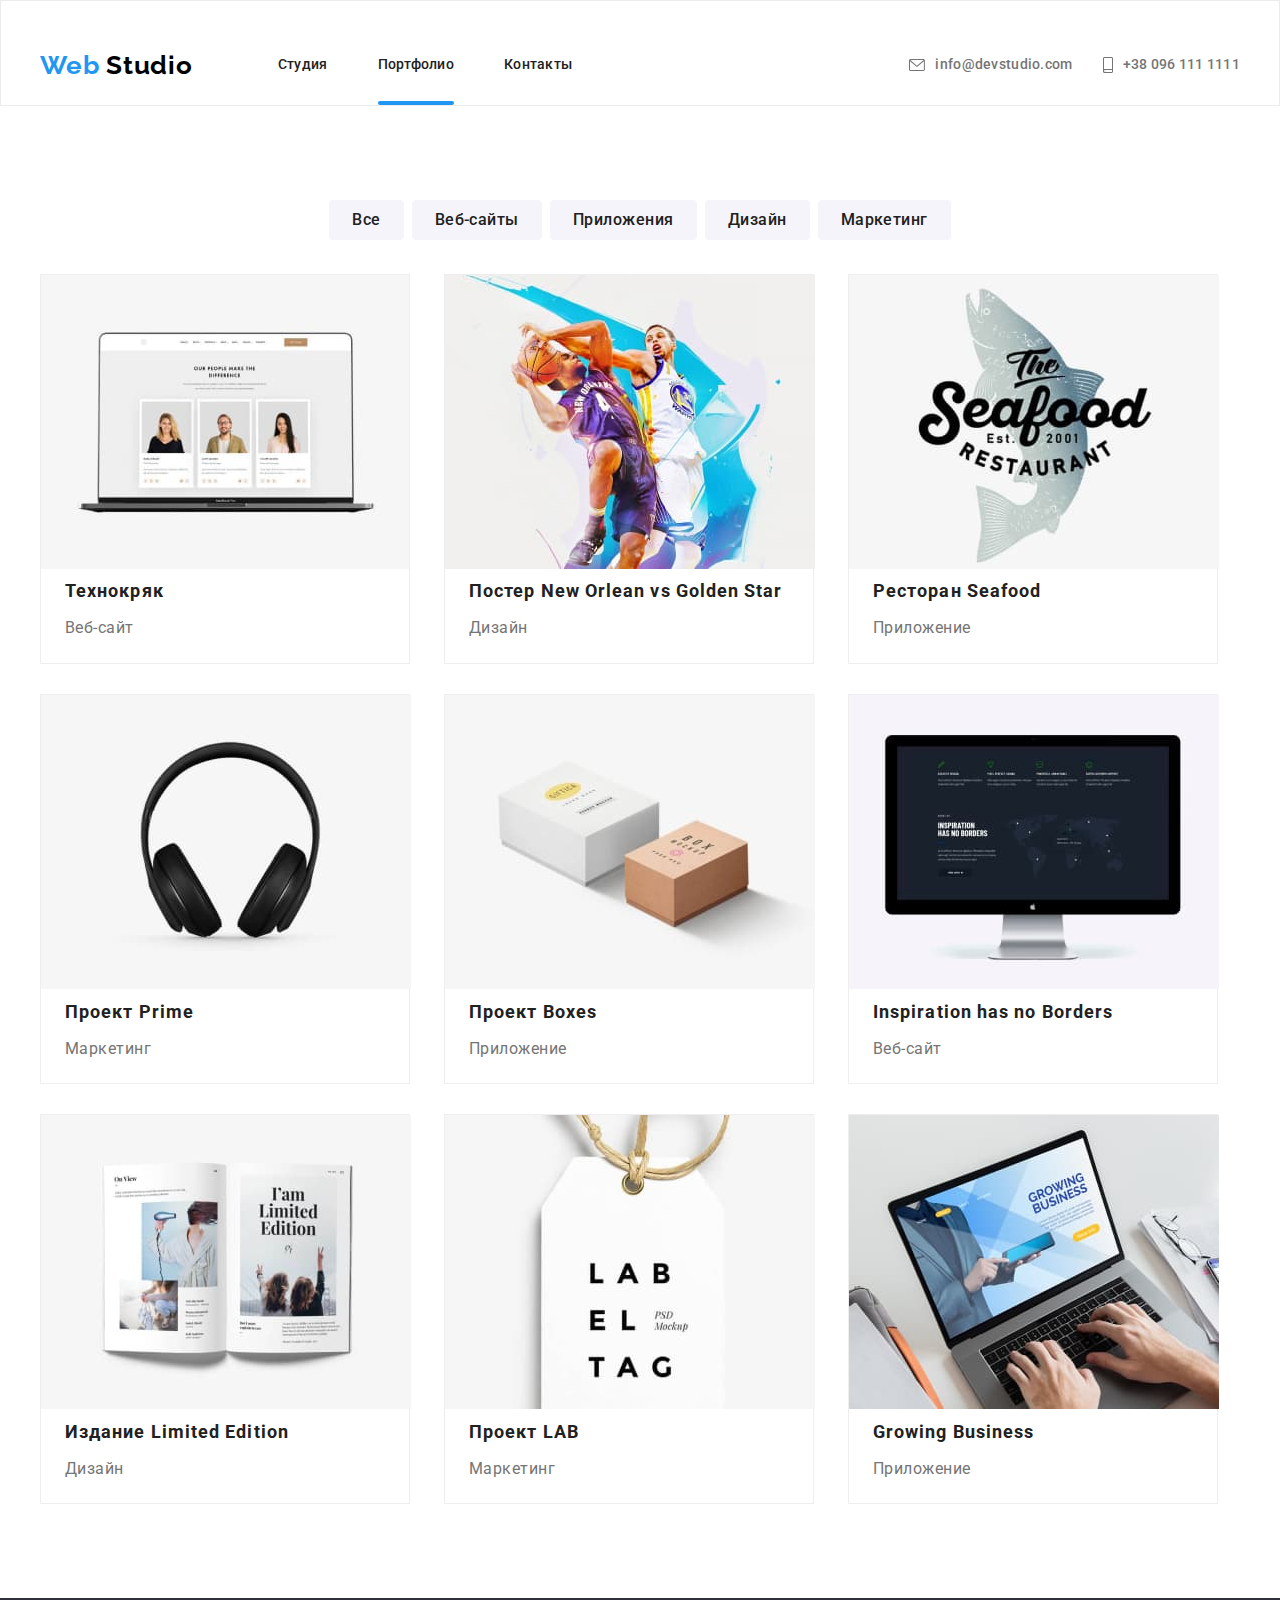
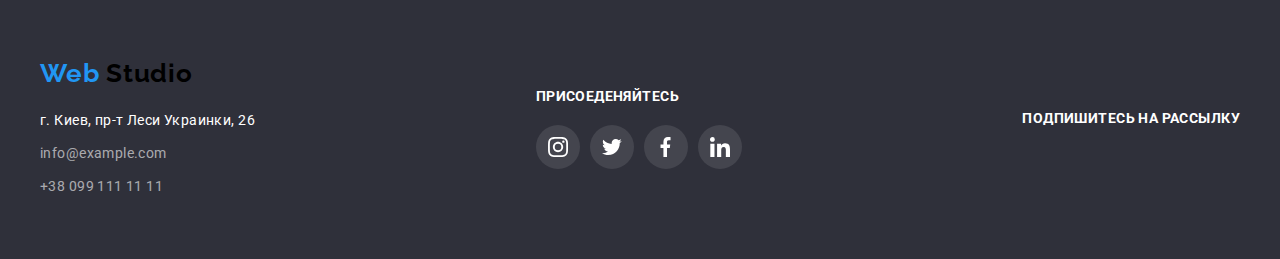
<file: portfolio.html>
<!DOCTYPE html>
<html lang="ru">
	<head>
		<meta charset="UTF-8" />
		<meta name="viewport" content="Веб Студия" />
		<title>Web Studio</title>
		<link href="https://fonts.googleapis.com/css2?family=Roboto:wght@400;500;700;900&display=swap" rel="stylesheet" />
		<link
			href="https://fonts.googleapis.com/css2?family=Raleway:wght@700&family=Roboto:wght@400;500;700;900&display=swap"
			rel="stylesheet"
		/>
		<link
			rel="stylesheet"
			href="https://cdnjs.cloudflare.com/ajax/libs/modern-normalize/0.7.0/modern-normalize.min.css"
		/>
		<link rel="stylesheet" href="./css/style.css" />
	</head>
	<body>
		<!--Навигация-->

		<header class="page-header">
			<div class="container main-nav">
				<a href="index.html" class="logo">
					<span class="logo-web">Web</span>
					Studio
				</a>
				<nav>
					<ul class="site-nav">
						<li class="item"><a href="#" class="link">Студия</a></li>
						<li class="item">
							<div class="current-link">
								<a href="./portfolio.html" class="link">Портфолио</a>
							</div>
						</li>
						<li class="item"><a href="#" class="link">Контакты</a></li>
					</ul>
				</nav>
				<ul class="auth-nav">
					<li class="item">
						<svg class="contact-item" width="16" height="12">
							<use href="./images/sprite.svg#icon-mail"></use>
						</svg>
						<a href="mailto:info@devstudio.com" class="link">info@devstudio.com</a>
					</li>
					<li class="item">
						<svg class="contact-item" width="10" height="16">
							<use href="./images/sprite.svg#icon-phone"></use>
						</svg>
						<a href="Tel:+380961111111" class="link">+38 096 111 1111</a>
					</li>
				</ul>
			</div>
		</header>
		<main>
			<!--Наши работы-->
			<section class="section">
				<div class="container portfolio">
					<ul class="button">
						<li class="item"><button class="link" type="button">Все</button></li>
						<li class="item"><button class="link" type="button">Веб-сайты</button></li>
						<li class="item"><button class="link" type="button">Приложения</button></li>
						<li class="item"><button class="link" type="button">Дизайн</button></li>
						<li class="item"><button class="link" type="button">Маркетинг</button></li>
					</ul>
					<ul class="examples">
						<li class="example-item img1">

							<div class="portfolio-card">
								<img class="portfolio-img" src="./images/img1.jpg" alt="Пример Веб-сайта"/>

								<div class="portfolio-overlay">
									
									<p class="portfolio-text">Технокряк это современная площадка распространения коронавируса. 
									Компании используют эту платформу для цифрового шпионажа и атак на защищённые сервера конкурентов.</p>
								
							</div>
						</div>
							
								<h2 class="portfolio-title img1">Технокряк</h2>
								<p class="section-description">Веб-сайт</p>
						</li>
						<li class="example-item img2">
							<img class="portfolio-img" src="./images/img2.jpg" alt="Постер с баскетболистами"/>
							<h2 class="portfolio-title">Постер New Orlean vs Golden Star</h2>
							<p class="section-description">Дизайн</p>
						</li>
						<li class="example-item img3">
							<img class="portfolio-img" src="./images/img3.jpg" alt="Реклама ресторана"/>
							<h2 class="portfolio-title">Ресторан Seafood</h2>
							<p class="section-description">Приложение</p>
						</li>
						<li class="example-item img4">
							<img class="portfolio-img" src="./images/img4.jpg" alt="Фото наушников"/>
							<h2 class="portfolio-title">Проект Prime</h2>
							<p class="section-description">Маркетинг</p>
						</li>
						<li class="example-item img5">
							<img class="portfolio-img" src="./images/img5.jpg" alt="Коробки"/>
							<h2 class="portfolio-title">Проект Boxes</h2>
							<p class="section-description">Приложение</p>
						</li>
						<li class="example-item img6">
							<img class="portfolio-img" src="./images/img6.jpg" alt="Монитор"/>
							<h2 class="portfolio-title">Inspiration has no Borders</h2>
							<p class="section-description">Веб-сайт</p>
						</li>
						<li class="example-item img7">
							<img class="portfolio-img" src="./images/img7.jpg" alt="Журнал"/>
							<h2 class="portfolio-title">Издание Limited Edition</h2>
							<p class="section-description">Дизайн</p>
						</li>
						<li class="example-item img8">
							<img class="portfolio-img" src="./images/img8.jpg" alt="Лэйба"/>
							<h2 class="portfolio-title">Проект LAB</h2>
							<p class="section-description">Маркетинг</p>
						</li>
						<li class="example-item img9">
							<img class="portfolio-img" src="./images/img9.jpg" alt="Фото ноутбука"/>
							<h2 class="portfolio-title">Growing Business</h2>
							<p class="section-description">Приложение</p>
						</li>
					</ul>
				</div>
			</section>
		</main>
		<footer>
			<div class="container footer">
				<div>
					<div class="logo-footer">
						<a href="index.html" class="logo">
							<span class="logo-web">Web</span>
							Studio
						</a>
					</div>
					<address>
						<p class="address">г. Киев, пр-т Леси Украинки, 26</p>
						<div class="mail-link">
							<a href="mailto:info@example.com" class="link">info@example.com</a>
						</div>
						<a href="tel:+380991111111" class="link">+38 099 111 11 11</a>
					</address>
				</div>
				<div>
					<p class="text-footer">Присоеденяйтесь</p>
					<ul class="networks">
						<li class="network-item">
							<span class="visually-hidden">Инстаграмм</span>
							<a href="#" class="network-item-link">
								<svg class="network-icon" width="20px" height="20px">
									<use href="./images/sprite.svg#icon-instagram"></use>
								</svg>
							</a>
						</li>
						<li class="network-item">
							<span class="visually-hidden">Твиттер</span>
							<a href="#" class="network-item-link">
								<svg class="network-icon" width="20px" height="20px">
									<use href="./images/sprite.svg#icon-twitter"></use>
								</svg>
							</a>
						</li>
						<li class="network-item">
							<span class="visually-hidden">Фейсбук</span>
							<a href="#" class="network-item-link">
								<svg class="network-icon" width="20px" height="20px">
									<use href="./images/sprite.svg#icon-facebook"></use>
								</svg>
							</a>
						</li>
						<li class="network-item">
							<span class="visually-hidden">Линкидин</span>
							<a href="#" class="network-item-link">
								<svg class="network-icon" width="20px" height="20px">
									<use href="./images/sprite.svg#icon-linkedin"></use>
								</svg>
							</a>
						</li>
					</ul>
				</div>
				<div>
					<p class="text-footer">Подпишитесь на рассылку</p>
				</div>
			</div>
		</footer>
	</body>
</html>
</file>
<file: css/style.css>
:root {
	--accent-color: #2196f3;
	--primary-text-color: #757575;
	--title-text-color: #212121;
	--secondary-background-color: #f5f4fa;
	--footer-backgrounf-color: #2f303a;
	--border-color: #afb1b8;
	--black: #000000;
	--white: #ffffff;
	--white-1: rgba(255, 255, 255, 0.6);
	--timing-function: cubic-bezier(0.4, 0, 0.2, 1);
}

.visually-hidden {
	position: absolute;
	width: 1px;
	height: 1px;
	margin: -1px;
	border: 0;
	padding: 0;
	clip: rect(0 0 0 0);
	overflow: hidden;
}

.container {
	margin-left: auto;
	margin-right: auto;
	padding-left: 15px;
	padding-right: 15px;
	width: 1230px;
	
}

.container-main {
	max-width: 1600px;
	min-height: 600px;
	margin-left: auto;
	margin-right: auto;
	background-image: linear-gradient(rgba(47, 48, 58, 0.8), rgba(47, 48, 58, 0.8)), url(../images/Header.jpg);
	background-position: center;
	background-repeat: no-repeat;
	background-size: contain;
	background-color: grey;
}
body {
	font-family: Roboto, sans-serif;
	background-color: #ffffff;
}

ul {
	list-style: none;
	padding: 0;
	margin: 0;
}

.list {
	list-style: none;
}

.logo {
	font-family: Raleway, sans-serif;
	font-style: normal;
	font-weight: bold;
	font-size: 26px;
	line-height: 1.19;
	letter-spacing: 0.03em;
	text-decoration: none;
	color: #000000;
}

.logo-web {
	color: var(--accent-color);
}

.contact-item {
	margin-right: 10px;
	fill: #757575;
}
.page-header {
	border: 1px solid #ececec;
}
.main-nav {
	padding-top: 24px;
	display: flex;
	align-items: center;
}
.site-nav {
	display: flex;
	margin-left: 85px;
}

.current-link::after {
	content: "";
	display: block;
	width: 100%;
	height: 4px;
	border-radius: 2px;
	top: 0;
	bottom: -1px;
	opacity: 1;
	background-color: var(--accent-color);
}
.auth-nav {
	display: flex;
	margin-left: auto;
}

.site-nav .item:not(:last-child) {
	margin-right: 50px;
}

.auth-nav .item + .item {
	display: flex;
	margin-left: 30px;
}

.auth-nav .item {
	display: flex;
	justify-content: center;
	align-items: center;
}
.auth-nav .link {
	font-family: Roboto, sans-serif;
	font-weight: 500;
	font-size: 14px;
	line-height: 1.14;
	letter-spacing: 0.02em;
	text-decoration: none;
	color: var(--primary-text-color);
	transition-duration: 250ms;
	transition-timing-function: var(--timing-function);
}

.site-nav .link {
	display: block;
	padding-top: 32px;
	padding-bottom: 28px;
	font-family: Roboto, sans-serif;
	font-weight: 500;
	font-size: 14px;
	line-height: 1.14;
	letter-spacing: 0.02em;
	color: var(--title-text-color);
	text-decoration: none;
	transition-duration: 250ms;
	transition-timing-function: var(--timing-function);
}

.site-nav .link:hover,
.site-nav .link:focus {
	transition-duration: 250ms;
	transition-timing-function: var(--timing-function);
	color: var(--accent-color);
}
.auth-nav .link:hover,
.auth-nav .link:focus {
	transition-duration: 250ms;
	transition-timing-function: var(--timing-function);
	color: var(--accent-color);
}
.section-title {
	margin-top: 0;
	margin-bottom: 50px;
	font-family: Roboto, sans-serif;
	font-weight: 700;
	font-size: 36px;
	line-height: 1.16;
	text-align: center;
	letter-spacing: 0.03em;
	color: var (--title-text-color);
}
.page {
	text-align: center;
}

.page-title {
	padding-top: 200px;
	margin-top: 0px;
	margin-bottom: 30px;
	margin-left: auto;
	margin-right: auto;
	width: 696px;
	font-family: Roboto, sans-serif;
	font-weight: 900;
	font-size: 44px;
	line-height: 1.4;
	letter-spacing: 0.06em;
	text-transform: uppercase;
	color: #ffffff;
}

.section {
	padding-top: 94px;
	padding-bottom: 94px;
}
.advantages {
	padding-top: 94px;
	padding-bottom: 0;
}
.list-item {
	width: 270px;
}
.list-item::before {
	margin-bottom: 30px;
	display: block;
	content: "";
	height: 120px;
	background-size: contain;
	background-repeat: no-repeat;
	background-position: 100px 25px;
	border-radius: 4px;
	background-color: var(--secondary-background-color);
}

.antenna::before {
	background-image: url(../images/antenna.svg);
}

.clock::before {
	background-image: url(../images/clock.svg);
}

.diagram::before {
	background-image: url(../images/diagram.svg);
}

.astronaut::before {
	background-image: url(../images/astronaut.svg);
}

.advantages-list .list-item:not(:last-child) {
	margin-right: 30px;
}
.advantages-list {
	display: flex;
	flex-wrap: wrap;
}
.advantages-list p {
	margin-top: 0;
	margin-bottom: 0;
	font-family: Roboto, sans-serif;
	font-size: 14px;
	line-height: 1.71;
	letter-spacing: 0.03em;
	color: var(--primary-text-color);
}
.advantages .title {
	margin-top: 0;
	margin-bottom: 10px;
	font-family: Roboto, sans-serif;
	font-weight: 700;
	font-size: 14px;
	line-height: 1.14;
	letter-spacing: 0.03em;
	text-transform: uppercase;
	color: var(--title-text-color);
}
.features {
	display: flex;
	flex-wrap: wrap;
}

.feature-box {
	position: relative;
}

.features .feature-item:not(:last-child) {
	margin-right: 30px;
}

.feature-title {
	padding-top: 27px;
	bottom: 0;
	position: absolute;
	width: 370px;
	height: 70px;
	margin-top: 0;
	margin-bottom: 0;
	background: rgba(47, 48, 58, 0.8);
	font-family: Roboto, sans-serif;
	font-style: normal;
	font-weight: 700;
	font-size: 14px;
	line-height: 1.14;
	text-align: center;
	letter-spacing: 0.03em;
	text-transform: uppercase;
	color: #ffffff;
}
.team-section-title {
	margin-top: 0;
	margin-bottom: 50px;
	font-family: Roboto, sans-serif;
	font-weight: 700;
	font-size: 36px;
	line-height: 1.16;
	text-align: center;
	letter-spacing: 0.03em;
	color: var(--title-text-color);
}
.section-description {
	margin-top: 0;
	margin-bottom: 20px;
	margin-left: 24px;
	margin-right: 24px;
	font-size: 16px;
	line-height: 1.86;
	letter-spacing: 0.03em;
	color: var(--primary-text-color);
}
.section.team {
	background-color: var(--secondary-background-color);
}

.team-item {
	width: 270px;
}
.team-item::before {
	margin-bottom: 30px;
	content: "";
	display: block;
	height: 260px;
	background-size: contain;
	background-repeat: no-repeat;
	background-position: center;
}

.network-list {
	display: flex;
	justify-content: center;
	align-items: center;
}

.designer::before {
	background-image: url(../images/product-designer.jpg);
}

.developer::before {
	background-image: url(../images/frontend-developer.jpg);
}

.marketing::before {
	background-image: url(../images/marketing.jpg);
}

.uidesigner::before {
	background-image: url(../images/ui-designer.jpg);
}

.network-icon-member {
	fill: #afb1b8;
}
.team-member {
	margin-top: 0;
	margin-bottom: 10px;
	font-family: Roboto, sans-serif;
	font-weight: 500;
	font-size: 16px;
	line-height: 1.19;
	text-align: center;
	letter-spacing: 0.03em;
	color: var(--title-text-color);
}

.member .team-item {
	padding-bottom: 30px;
	background-color: #ffffff;
	border-radius: 0px 0px 4px 4px;
	box-shadow: 0px 1px 3px rgba(0, 0, 0, 0.12), 0px 1px 1px rgba(0, 0, 0, 0.14), 0px 2px 1px rgba(0, 0, 0, 0.2);
}

.member {
	display: flex;
	justify-content: space-between;
}
.member-description {
	margin-top: 0;
	margin-bottom: 16px;
	font-size: 16px;
	line-height: 1.19;
	text-align: center;
	letter-spacing: 0.03em;
	color: var(--primary-text-color);
}
.network-item-link:hover .network-icon-member {
	transition-duration: 250ms;
	transition-timing-function: var(--timing-function);
	color: var(--accent-color);
	fill: #ffffff;
}

.network-item-link:focus .network-icon-member {
	transition-duration: 250ms;
	transition-timing-function: var(--timing-function);
	color: var(--accent-color);
	fill: #ffffff;
}

.clients-list {
	display: flex;
	flex-wrap: wrap;
	justify-content: space-between;
}
.client-link {
	display: flex;
	flex-wrap: wrap;
	align-items: center;
	justify-content: center;
	border: 1px solid var(--border-color);
	border-radius: 4px;
	width: 170px;
	height: 90px;
	background-color: #ffffff;
	transition-duration: 250ms;
	transition-timing-function: var(--timing-function);
}

.img-clients-icon {
	fill: #afb1b8;
	transition-duration: 250ms;
	transition-timing-function: var(--timing-function);
}

.client-link:hover .img-clients-icon,
.client-link:focus .img-clients-icon {
	transition-duration: 250ms;
	transition-timing-function: var(--timing-function);
	fill: var(--accent-color);
}

.client-link:hover,
.client-link:focus {
	transition-duration: 250ms;
	transition-timing-function: var(--timing-function);
	border-color: var(--accent-color);
}

.order-link {
	padding: 10px 32px;
	border-radius: 4px;
	font-family: Roboto, sans-serif;
	font-weight: 700;
	font-size: 16px;
	line-height: 1.88;
	text-align: center;
	text-transform: capitalize;
	letter-spacing: 0.06em;
	text-decoration: none;
	background-color: var(--accent-color);
	color: #ffffff;
}
.address {
	margin-top: 0;
	margin-bottom: 9px;
	font-family: Roboto, sans-serif;
	font-style: normal;
	font-weight: 400;
	font-size: 14px;
	line-height: 1.71;
	letter-spacing: 0.03em;
	color: #ffffff;
}
address .link {
	margin-bottom: 9px;
	font-family: Roboto, sans-serif;
	font-style: normal;
	font-weight: 400;
	font-size: 14px;
	line-height: 1.71;
	letter-spacing: 0.03em;
	text-decoration: none;
	color: var(--white-1);
}
.mail-link {
	margin-bottom: 9px;
}
.text-footer {
	margin-top: 0;
	margin-bottom: 20px;
	font-family: Roboto, sans-serif;
	font-style: normal;
	font-weight: 700;
	font-size: 14px;
	line-height: 1.14;
	letter-spacing: 0.03em;
	text-transform: uppercase;
	color: #ffffff;
}
.button {
	display: flex;
	justify-content: center;
	margin-bottom: 34px;
}
.button .item:not(:last-child) {
	margin-right: 8px;
}
.button .link {
	display: inline-block;
	border-radius: 4px;
	padding: 6px 22px;
	min-width: 73px;
	border: 1px solid transparent;
	font-family: Roboto, sans-serif;
	font-style: normal;
	font-weight: 500;
	font-size: 16px;
	line-height: 1.63;
	letter-spacing: 0.03em;
	text-align: center;
	background-color: var(--secondary-background-color);
	color: var(--title-text-color);
	transition-duration: 250ms;
	transition-timing-function: var(--timing-function);
}
.button .link:hover,
.button .link:focus {
	background-color: var(--accent-color);
	color: #ffffff;
	transition-duration: 250ms;
	transition-timing-function: var(--timing-function);
}
.portfolio-title {
	margin-top: 0;
	margin-bottom: 4px;
	margin-left: 24px;
	margin-right: 24px;
	font-family: Roboto, sans-serif;
	font-weight: 700;
	font-size: 18px;
	line-height: 2;
	letter-spacing: 0.06em;
	color: var(--title-text-color);
}

.portfolio {
	flex-wrap: wrap;
}

.examples .example-item {
	box-sizing: border-box;
	display: inline-block;
	margin-right: 30px;
	margin-bottom: 30px;
	width: 370px;
	border: 1px solid #eeeeee;
	
}

.portfolio-overlay {
	top: 0;
	left: 0;
	width: 100%;
	height: 100%;
	position: absolute;
	display: inline-block;
	background: rgba(33, 150, 243, 0.9);	
	
	transform: translateY(100%);
	transition: transform 250ms cubic-bezier(0.4, 0, 0.2, 1);
}

.example-item:hover .portfolio-overlay {
	transform: translateY(0);
	opacity: 1;
}

.portfolio-card {
position: relative;
overflow: hidden;
}
                    
.portfolio-text {
position: absolute;
margin-top: 0;
margin-bottom: 0;
width: 322px;
height: 168px;
top: 63px;
right:24px;
font-family: Roboto, sans-serif;
font-weight: 400;
font-style: normal;
font-size: 18px;
line-height: 1.55;
letter-spacing: 0.03em;
color: var(--white);

}

.examples .example-item:nth-child(3n) {
	margin-right: 0;
}
.examples .example-item:nth-last-child(-n + 3) {
	margin-bottom: 0;
}
footer {
	background-color: var(--footer-backgrounf-color);
}
.container.footer {
	padding-top: 60px;
	padding-bottom: 60px;
	display: flex;
	justify-content: space-between;
	align-items: center;
}
.logo-footer {
	margin-bottom: 20px;
}
.footer .networks {
	display: flex;
}

.network-icon {
	fill: #ffffff;
}

.network-item-link {
	display: inline-flex;
	justify-content: center;
	align-items: center;
	width: 44px;
	height: 44px;
	background: rgba(255, 255, 255, 0.1);
	border-radius: 50%;
	background-size: content;
	transition-duration: 250ms;
	transition-timing-function: var(--timing-function);
}

.network-item-link:hover,
.network-item-link:focus {
	background-color: var(--accent-color);
	transition-duration: 250ms;
	transition-timing-function: var(--timing-function);
}

.network-item:not(:last-child) {
	margin-right: 10px;
}

.backdrop {
	position: fixed;
	width: 1600px;
	height: 1024px;
	top: 0;
	background: rgba(0, 0, 0, 0.2);
	transition-duration: 250ms;
	transition-timing-function: var(--timing-function);
	z-index: 999;
}

.modal {
	position: absolute;
	top: 50%;
	left: 50%;
	transform: translate(-50%, -50%);
	width: 528px;
	height: 581px;
	background-color: var(--white);
	box-shadow: 0px 1px 3px rgba(0, 0, 0, 0.12), 0px 1px 1px rgba(0, 0, 0, 0.14), 0px 2px 1px rgba(0, 0, 0, 0.2);
	border-radius: 4px;
}

.backdrop.is-hidden {
	opacity: 0;
	pointer-events: none;
}

.button-close {
	position: absolute;
	top: 8px;
	right: 8px;
	display: inline-flex;
	justify-content: center;
	align-items: center;
	background-size: content;
	width: 32px;
	height: 32px;
	border-radius: 50%;
	border: 1px solid rgba(0, 0, 0, 0.1);
	fill: #000000;
}
</file>
